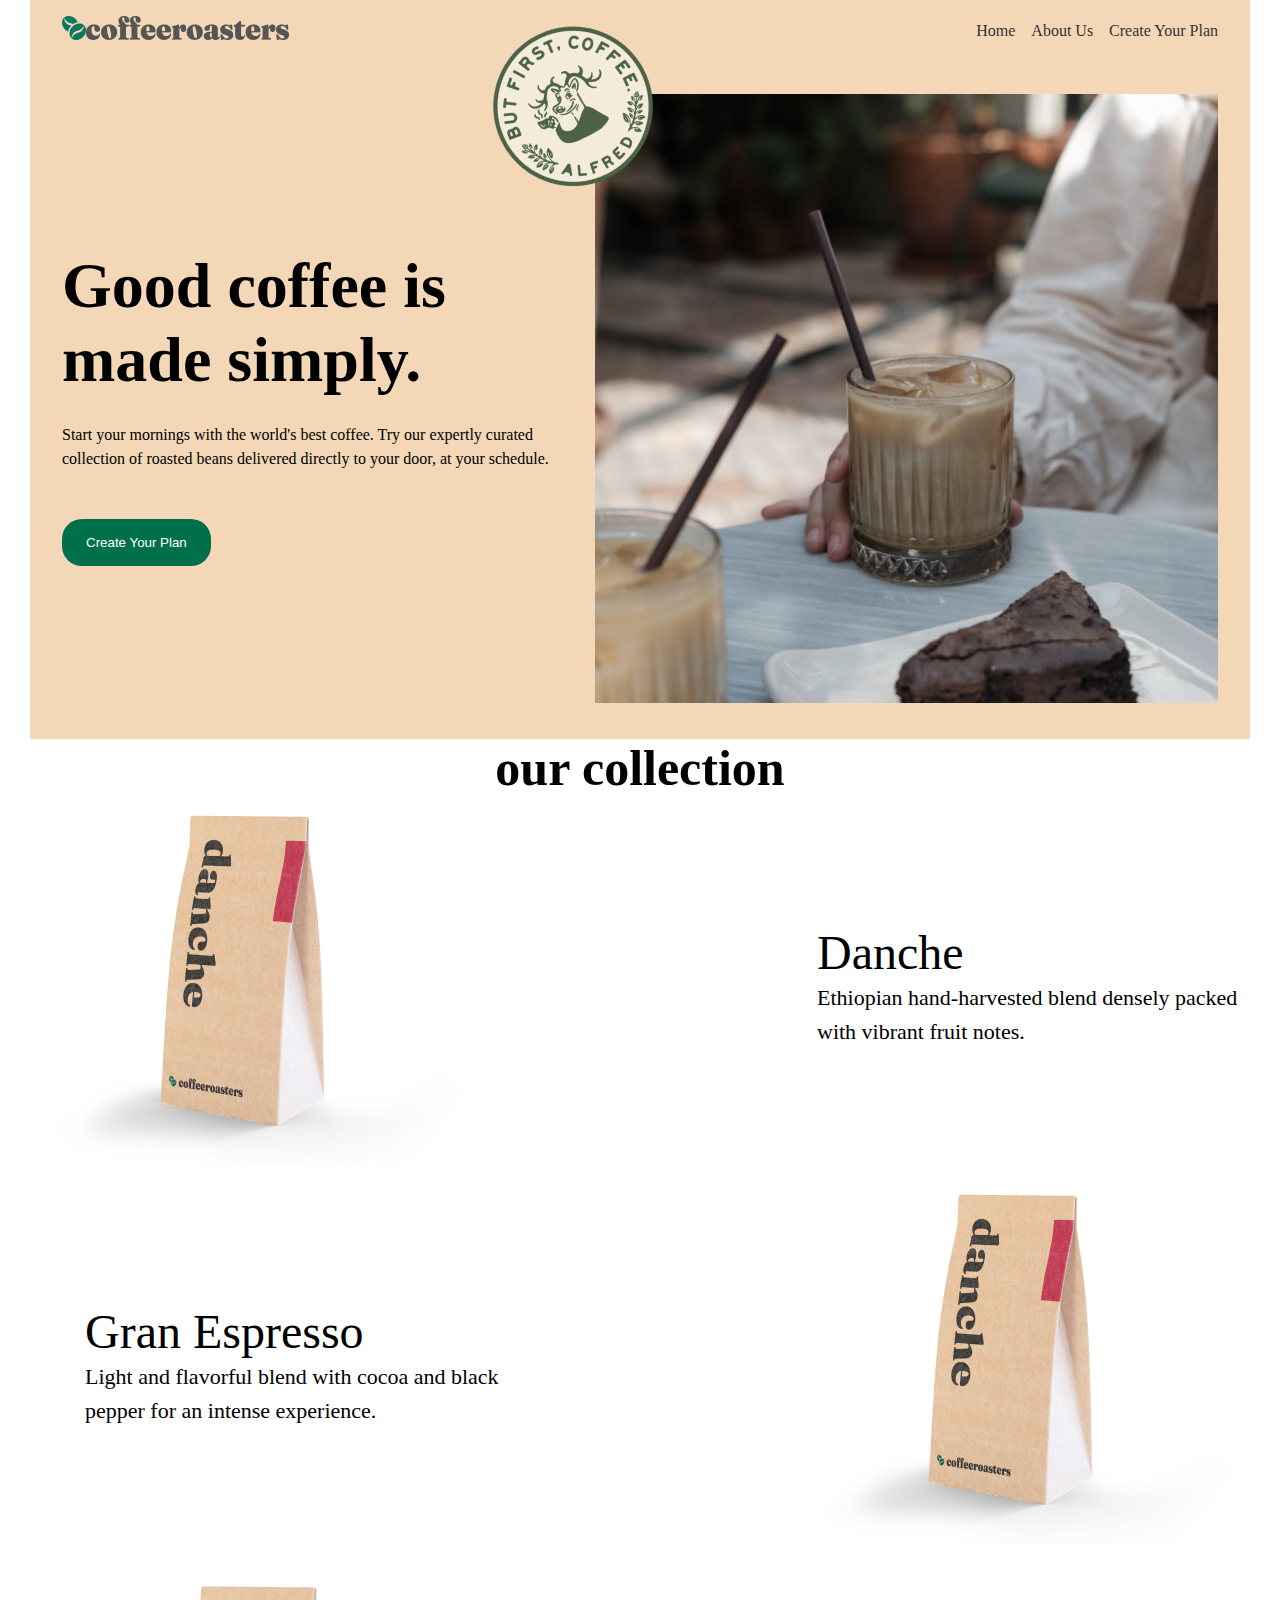
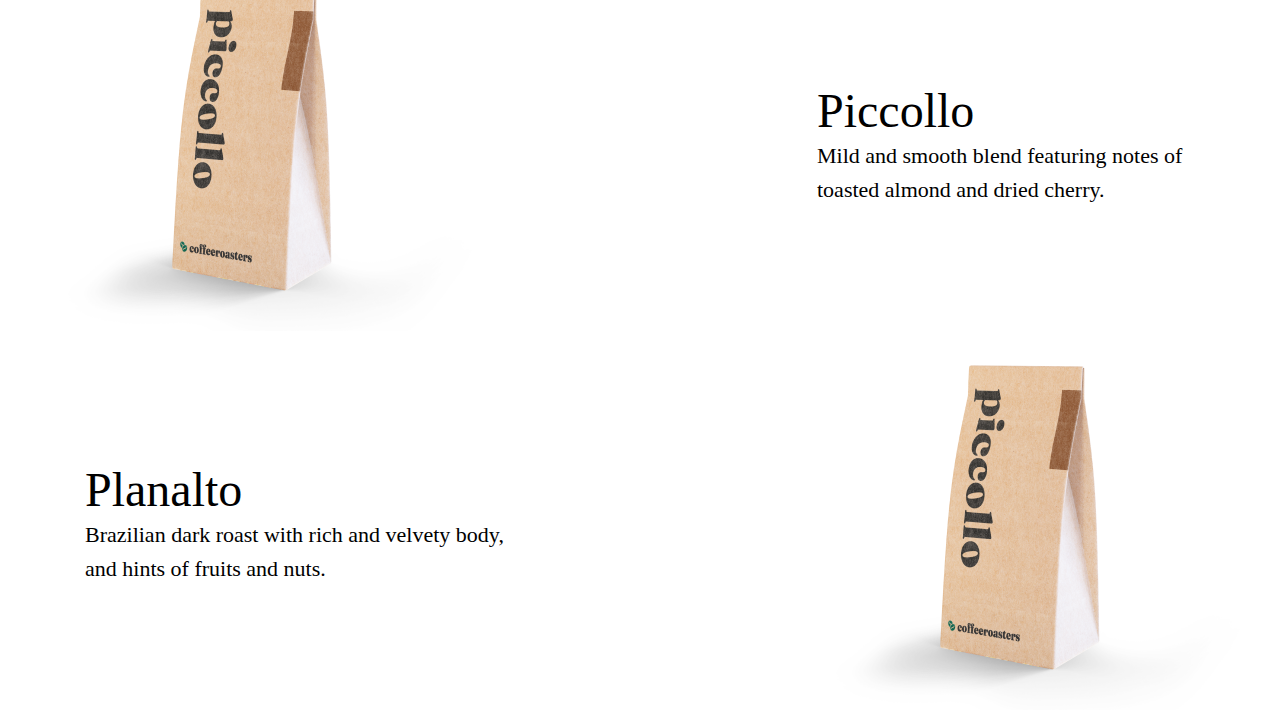
<file: index.html>
<!DOCTYPE html>
<html lang="en">
  <head>
    <meta charset="UTF-8" />
    <meta name="viewport" content="width=device-width, initial-scale=1.0" />
    <title>Coffeeroasters</title>
    <link rel="stylesheet" href="./style..css" />
  </head>
  <body>
    <header class="container">
      <nav class="navbar">
        <div class="logo">
          <img src="./Group 3614 (1).png" alt="">
        </div>
        <ul>
          <li><a href="#">Home</a></li>
          <li><a href="./about.html">About Us</a></li>
          <li><a href="#">Create Your Plan</a></li>
        </ul>
      </nav>
    </header>
    <main>
      <section class="hero container">
        <div class="hero-text">
          <h1>Good coffee is made simply.</h1>
          <p>
            Start your mornings with the world's best coffee. Try our expertly
            curated collection of roasted beans delivered directly to your door,
            at your schedule.
          </p>
          <button class="btn">Create Your Plan</button>
        </div>
        <div class="hero-img">
          <img class="first_img" src="./Rectangle 679.png" alt="" />
          <img class="second_img" src="./image 40.png" alt="" />
        </div>
      </section>

      <section class="main_two container">
        <h2>our collection</h2>
        <div class="wrapper_card_one">
          <div class="card_one_right">
            <img src="./kopi4 (1).png" alt="png" />
          </div>
          <div class="card_one_left">
            <h3>Danche</h3>
            <p>
              Ethiopian hand-harvested blend densely packed with vibrant fruit
              notes.
            </p>
          </div>
        </div>

        <div class="wrapper_card_two">
          <div class="card_two_right">
            <h4>Gran Espresso</h4>
            <p>
              Light and flavorful blend with cocoa and black pepper for an
              intense experience.
            </p>
          </div>
          <div class="card_two_left">
            <img src="./kopi4 (1).png" alt="png" />
          </div>
        </div>

        <div class="wrapper_card_three">
          <div class="card_three_right">
            <img src="./kopi3.png" alt="png" />
          </div>
          <div class="card_three_left">
            <h5>Piccollo</h5>
            <p>
              Mild and smooth blend featuring notes of toasted almond and dried
              cherry.
            </p>
          </div>
        </div>

        <div class="wrapper_card_four">
          <div class="card_four_right">
            <h6>Planalto</h6>
            <p>Brazilian dark roast with rich and velvety 
              body, and hints of fruits and nuts.</p>
          </div>
          <div class="card_four_left">
            <img src="./kopi3.png" alt="png" />
          </div>
        </div>
      </section>
    </main>
  </body>
</html>
</file>
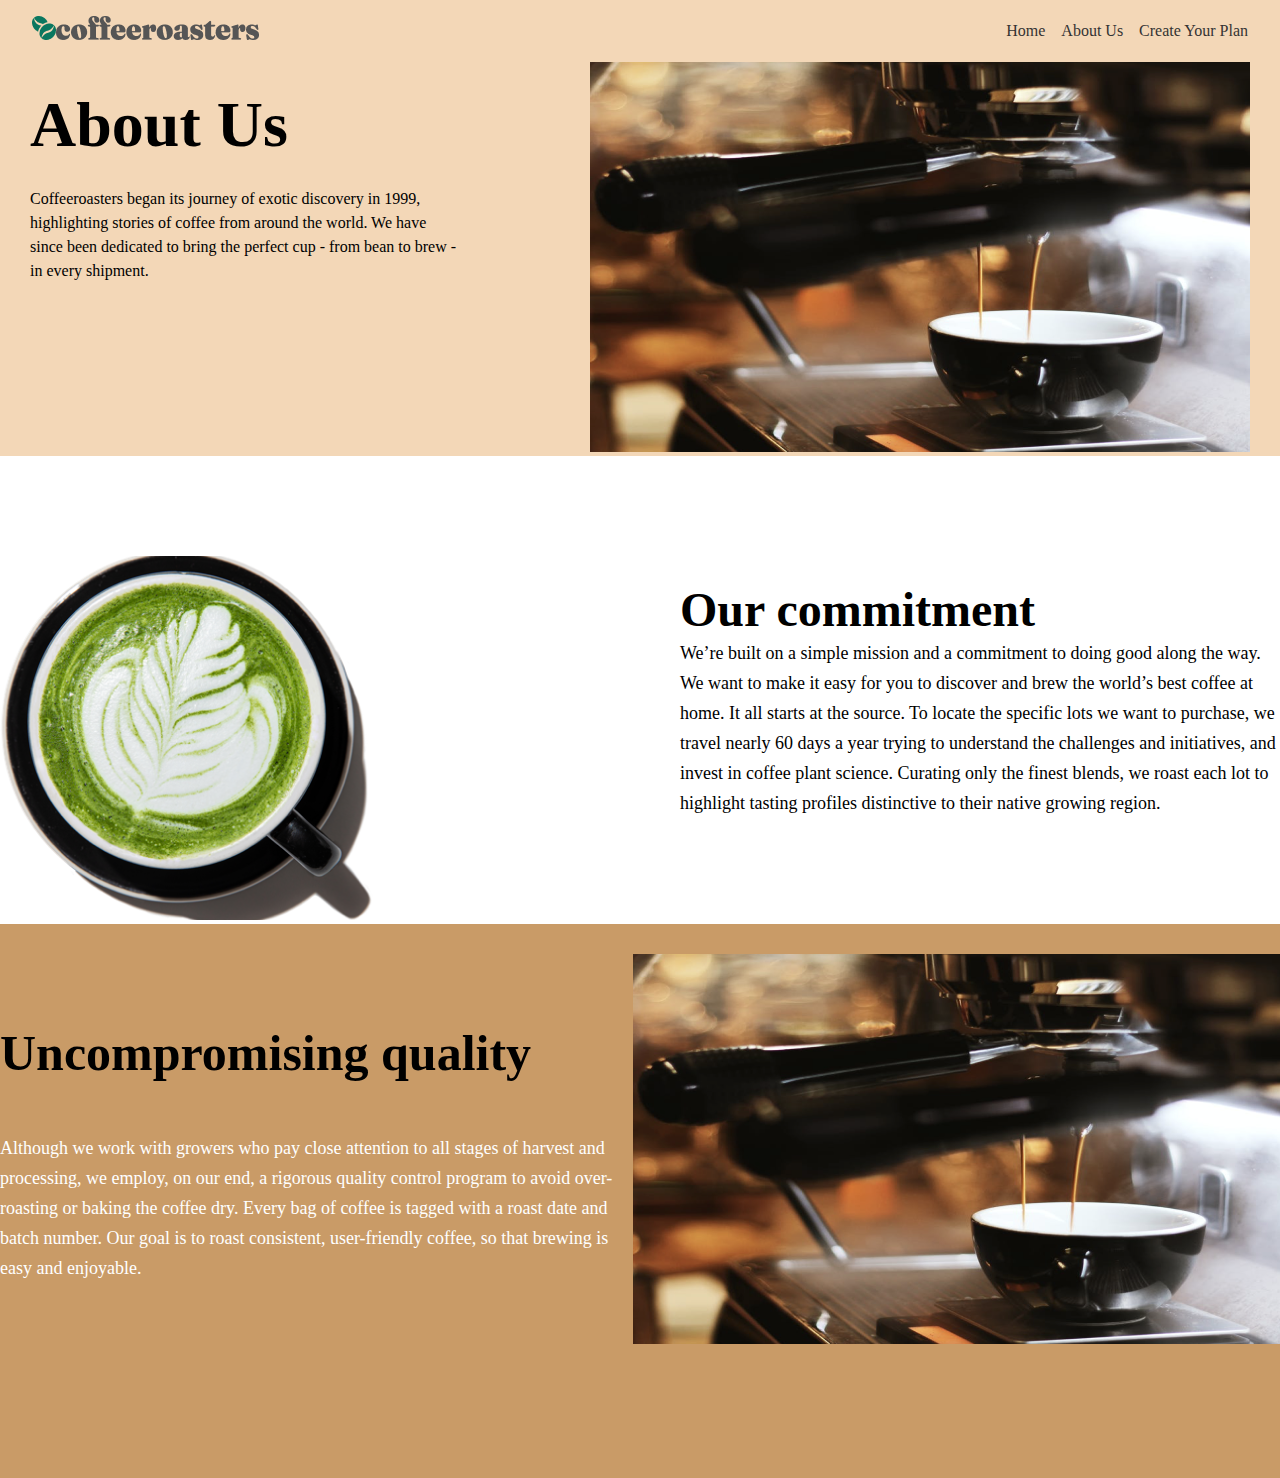
<file: about.html>
<!DOCTYPE html>
<html lang="en">
  <head>
    <meta charset="UTF-8" />
    <meta name="viewport" content="width=device-width, initial-scale=1.0" />
    <title>Document</title>
    <link rel="stylesheet" href="./style..css" />
    <link rel="stylesheet" href="./about.css" />
  </head>
  <body>
    <header>
      <nav class="navbar">
        <div class="logo">
          <a href="./index.html"><img src="./Group 3614 (1).png" alt="" /></a>

        </div>
        <ul>
          <li><a href="./index.html">Home</a></li>
          <li><a href="#">About Us</a></li>
          <li><a href="#">Create Your Plan</a></li>
        </ul>
      </nav>
    </header>

    <main>
      <section class="section_one">
        <div class="wrapper_card container">
          <div class="card_right">
            <h1>About Us</h1>
            <p>
              Coffeeroasters began its journey of exotic discovery in 1999,
              highlighting stories of coffee from around the world. We have
              since been dedicated to bring the perfect cup - from bean to brew
              - in every shipment.
            </p>
          </div>
          <div class="card_left">
            <img src="./Rectangle 679 (1).png" alt="" />
            <!-- <img src="./image 40.png" alt="" /> -->
          </div>
        </div>
      </section>
      <div class="wrapper_card_one">
        <div class="wrapper_card_right">
          <img src="./cup-6 1.png" alt="" />
        </div>
        <div class="wrapper_card_left">
          <h2>Our commitment</h2>
          <p>
            We’re built on a simple mission and a commitment to doing good along
            the way. We want to make it easy for you to discover and brew the
            world’s best coffee at home. It all starts at the source. To locate
            the specific lots we want to purchase, we travel nearly 60 days a
            year trying to understand the challenges and initiatives, and invest
            in coffee plant science. Curating only the finest blends, we roast
            each lot to highlight tasting profiles distinctive to their native
            growing region.
          </p>
        </div>
      </div>

      <section class="section_two">
        <div class="wrapper_card_right">
          <h3>Uncompromising quality</h3>
          <p>
            Although we work with growers who pay close attention to all stages
            of harvest and processing, we employ, on our end, a rigorous quality
            control program to avoid over-roasting or baking the coffee dry.
            Every bag of coffee is tagged with a roast date and batch number.
            Our goal is to roast consistent, user-friendly coffee, so that
            brewing is easy and enjoyable.
          </p>
        </div>
        <div class="wrapper_card_left">
          <img src="./Rectangle 679 (1).png" alt="png" />
        </div>
      </section>
    </main>
  </body>
</html>
</file>
<file: style..css>
* {
  margin: 0px;
  padding: 0px;
  box-sizing: border-box;
}

.container {
  max-width: 1220px;
  margin: 0 auto;
}

.navbar {
  display: flex;
  justify-content: space-between;
  align-items: center;
  padding: 1rem 2rem;
  background: #f3d7b7;
}

.navbar .logo {
  font-size: 1.5rem;
  font-weight: bold;
}

.navbar ul {
  list-style: none;
  display: flex;
  gap: 1rem;
}

.navbar ul li a {
  text-decoration: none;
  color: #333;
}

.hero {
  background-color: #f3d7b7;
  display: flex;
  align-items: center;
  justify-content: space-between;
  padding: 2rem;
}

.hero-text {
  max-width: 50%;
}

.hero-text h1 {
  width: 533px;
  font-family: Roboto;
  font-size: 64px;
  font-weight: 700;
  text-align: left;
  text-underline-position: from-font;
  text-decoration-skip-ink: none;
  margin-top: 15px;
}

.hero-text p {
  margin-bottom: 1.5rem;
  width: 533px;
  font-size: 16px;
  font-weight: 400;
  line-height: 24px;
  text-align: left;
  margin-top: 26px;
}

.hero-text .btn {
  padding: 16px 24px 16px 24px;
  gap: 10px;
  background-color: #00704a;
  color: white;
  border: none;
  border-radius: 20px;
  margin-top: 24px;
}
.hero_img {
  position: relative;
}

.first_img {
  width: 100%;
}

@keyframes rotate{
  from{ transform: rotate(-360deg); }
  to{ transform: rotate(360deg); }
}

.second_img {
  position: absolute;
  top:0;
  right: 600px;
  animation-name: rotate;
  animation-duration: 5s;
  animation-iteration-count: infinite;
  animation-timing-function: linear;
}
h2 {
  font-family: Roboto;
  font-size: 50px;
  font-weight: 700;
  line-height: 58.59px;
  text-align: center;
  text-underline-position: from-font;
  text-decoration-skip-ink: none;
}
.wrapper_card_one {
  display: flex;
  align-items: center;
  justify-content: space-between;
}

h3 {
  font-family: Roboto;
  font-size: 48px;
  font-weight: 500;
  line-height: 56.25px;
  text-align: left;
  text-underline-position: from-font;
  text-decoration-skip-ink: none;
}
.card_one_left p {
  width: 433px;
  font-family: Roboto;
  font-size: 22px;
  font-weight: 400;
  line-height: 34px;
  text-align: left;
  text-underline-position: from-font;
  text-decoration-skip-ink: none;
}

.wrapper_card_two {
  display: flex;
  align-items: center;
  justify-content: space-between;
}

h4 {
  font-family: Roboto;
  font-size: 48px;
  font-weight: 500;
  line-height: 56.25px;
  text-align: left;
  text-underline-position: from-font;
  text-decoration-skip-ink: none;
  margin-left: 55px;
}
.card_two_right p {
  margin-left: 55px;
  width: 433px;
  font-family: Roboto;
  font-size: 22px;
  font-weight: 400;
  line-height: 34px;
  text-align: left;
  text-underline-position: from-font;
  text-decoration-skip-ink: none;
}
.wrapper_card_three {
  display: flex;
  align-items: center;
  justify-content: space-between;
}
h5 {
  font-family: Roboto;
  font-size: 48px;
  font-weight: 500;
  line-height: 56.25px;
  text-align: left;
  text-underline-position: from-font;
  text-decoration-skip-ink: none;
}
.card_three_left p {
  width: 433px;
  font-family: Roboto;
  font-size: 22px;
  font-weight: 400;
  line-height: 34px;
  text-align: left;
  text-underline-position: from-font;
  text-decoration-skip-ink: none;
}
.wrapper_card_four {
  display: flex;
  align-items: center;
  justify-content: space-between;
}
h6 {
  font-family: Roboto;
  font-size: 48px;
  font-weight: 500;
  line-height: 56.25px;
  text-align: left;
  text-underline-position: from-font;
  text-decoration-skip-ink: none;
  margin-left: 55px;
}
.card_four_right p{
  margin-left: 55px;
  width: 433px;
  font-family: Roboto;
  font-size: 22px;
  font-weight: 400;
  line-height: 34px;
  text-align: left;
  text-underline-position: from-font;
  text-decoration-skip-ink: none;
  
}
</file>
<file: about.css>
* {
  margin: 0;
  padding: 0;
  box-sizing: border-box;
}
.container {
  max-width: 1220px;
  margin: 0 auto;
}
h1 {
  margin-top: 25px;
  width: 533px;
  font-family: Roboto;
  font-size: 64px;
  font-weight: 700;
  line-height: 75px;
  text-align: left;
  text-underline-position: from-font;
  text-decoration-skip-ink: none;
}

.wrapper_card {
  display: flex;
  justify-content: space-between;
}
.card_right p {
  margin-top: 25px;
  width: 433px;
  font-family: Roboto;
  font-size: 16px;
  font-weight: 400;
  line-height: 24px;
  text-align: left;
  text-underline-position: from-font;
  text-decoration-skip-ink: none;
}
.section_one {
  background: #f3d7b7;
}

.wrapper_card_one img {
  margin-top: 100px;
}

.wrapper_card_left img {
  margin-top: 100px;
  margin-bottom: 130px;
}

h2 {
  margin-top: 100px;
  font-family: Roboto;
  font-size: 48px;
  font-weight: 700;
  line-height: 56.25px;
  text-align: left;
  text-underline-position: from-font;
  text-decoration-skip-ink: none;
}
.wrapper_card_one {
  display: flex;
  justify-content: space-between;
  align-items: center;
}
.wrapper_card_left p {
  margin-bottom: 80px;
  width: 600px;
  font-family: Roboto;
  font-size: 18px;
  font-weight: 400;
  line-height: 30px;
  text-align: left;
  text-underline-position: from-font;
  text-decoration-skip-ink: none;
}
h3 {
  margin-top: 30px;
  font-family: Roboto;
  font-size: 50px;
  font-weight: 700;
  line-height: 58.59px;
  text-align: left;
  text-underline-position: from-font;
  text-decoration-skip-ink: none;
}
.section_two {
  background: #c99b67;
  display: flex;
}

.wrapper_card_left img {
  margin-top: 30px;
}

.wrapper_card_right p {
  color: #ffffff;
  margin-top: 50px;
  width: 633px;
  font-family: Roboto;
  font-size: 18px;
  font-weight: 400;
  line-height: 30px;
  text-align: left;
  text-underline-position: from-font;
  text-decoration-skip-ink: none;
}

.wrapper_card_right h3 {
  margin-top: 100px;
}
</file>
